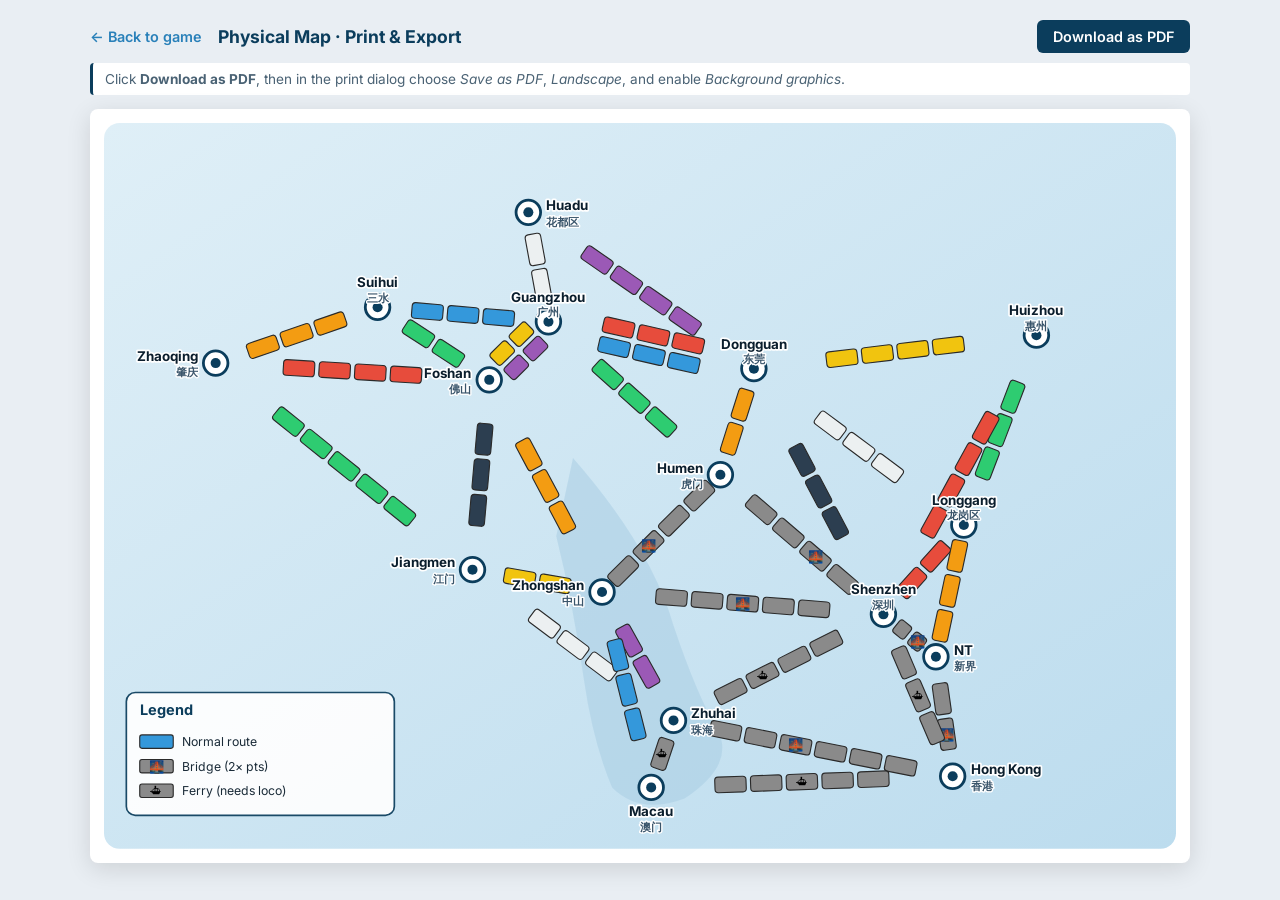
<file: map.html>
<!DOCTYPE html>
<html lang="en">
<head>
  <meta charset="UTF-8">
  <meta name="viewport" content="width=device-width, initial-scale=1.0">
  <title>GBA Ticket to Ride — Physical Map</title>
  <link rel="stylesheet" href="css/map.css">
</head>
<body>
  <div class="pm-toolbar">
    <a class="pm-link" href="index.html">← Back to game</a>
    <h1>Physical Map · Print &amp; Export</h1>
    <button id="pm-export" class="pm-btn">Download as PDF</button>
  </div>

  <div class="pm-hint">
    Click <strong>Download as PDF</strong>, then in the print dialog choose
    <em>Save as PDF</em>, <em>Landscape</em>, and enable <em>Background graphics</em>.
  </div>

  <main class="pm-sheet">
    <svg id="pm-map" viewBox="0 0 960 650" xmlns="http://www.w3.org/2000/svg"></svg>
  </main>

  <script type="module">
    import { renderPhysicalMap, exportAsPDF } from './js/physical-map.js';
    renderPhysicalMap(document.getElementById('pm-map'));
    document.getElementById('pm-export').addEventListener('click', exportAsPDF);
  </script>
</body>
</html>
</file>
<file: css/map.css>
/* ── GBA Ticket to Ride — Physical Map (print-ready) ── */

@import url('https://fonts.googleapis.com/css2?family=Inter:wght@400;600;700&display=swap');

* { margin: 0; padding: 0; box-sizing: border-box; }

body {
  font-family: 'Inter', system-ui, sans-serif;
  background: #e9eef3;
  color: #1a1a2e;
  min-height: 100vh;
  padding: 20px;
}

.pm-toolbar {
  display: flex;
  align-items: center;
  gap: 16px;
  max-width: 1100px;
  margin: 0 auto 10px;
}

.pm-toolbar h1 {
  flex: 1;
  font-size: 1.1rem;
  font-weight: 700;
  color: #0b3d5c;
}

.pm-link {
  color: #2980b9;
  text-decoration: none;
  font-weight: 600;
  font-size: 0.9rem;
}
.pm-link:hover { text-decoration: underline; }

.pm-btn {
  background: #0b3d5c;
  color: #fff;
  border: none;
  padding: 8px 16px;
  border-radius: 6px;
  font-weight: 600;
  font-size: 0.9rem;
  cursor: pointer;
  font-family: inherit;
}
.pm-btn:hover { background: #145a82; }

.pm-hint {
  max-width: 1100px;
  margin: 0 auto 14px;
  font-size: 0.85rem;
  color: #4a6274;
  background: #fff;
  border-left: 3px solid #0b3d5c;
  padding: 8px 12px;
  border-radius: 4px;
}

/* ── The sheet that gets printed ── */
.pm-sheet {
  max-width: 1100px;
  margin: 0 auto;
  background: #ffffff;
  border-radius: 8px;
  padding: 14px;
  box-shadow: 0 6px 24px rgba(0,0,0,0.12);
}

#pm-map {
  width: 100%;
  height: auto;
  display: block;
}

/* ── Map text styling (SVG) ── */
.pm-label-en {
  font-size: 12px;
  font-weight: 700;
  fill: #0b1e2d;
  paint-order: stroke;
  stroke: #ffffff;
  stroke-width: 3px;
  stroke-linejoin: round;
}
.pm-label-cn {
  font-size: 10px;
  font-weight: 600;
  fill: #3a556b;
  paint-order: stroke;
  stroke: #ffffff;
  stroke-width: 2.5px;
  stroke-linejoin: round;
}

.pm-route-icon {
  font-size: 11px;
  pointer-events: none;
}

.pm-legend-title {
  font-size: 13px;
  font-weight: 700;
  fill: #0b3d5c;
}
.pm-legend-text {
  font-size: 11px;
  fill: #1a2b38;
}

/* ── Print rules: only the map goes to paper ── */
@page {
  size: A4 landscape;
  margin: 8mm;
}

@media print {
  body {
    background: #ffffff;
    padding: 0;
  }
  .pm-toolbar,
  .pm-hint {
    display: none !important;
  }
  .pm-sheet {
    max-width: none;
    margin: 0;
    padding: 0;
    box-shadow: none;
    border-radius: 0;
  }
  #pm-map {
    width: 100%;
    height: auto;
  }
  /* Ensure colors print */
  * {
    -webkit-print-color-adjust: exact !important;
    print-color-adjust: exact !important;
  }
}
</file>
